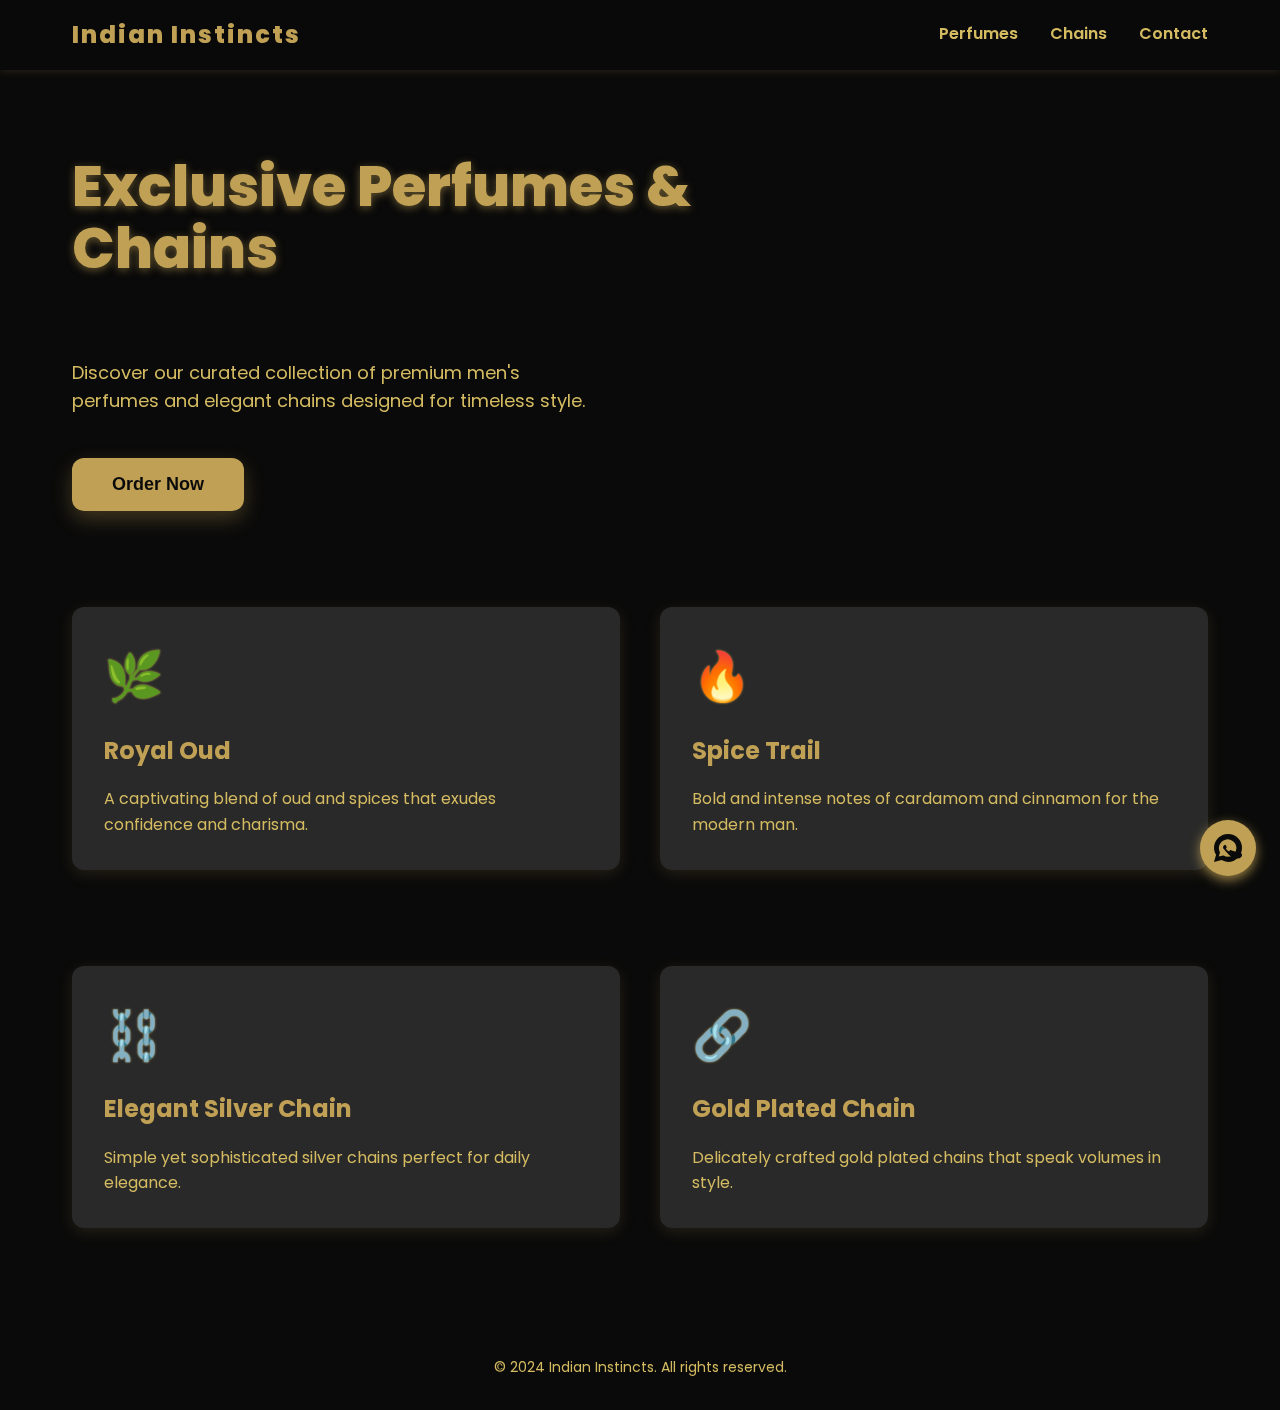
<file: code (4).html>
<!DOCTYPE html>
<html lang="en">
<head>
<meta charset="UTF-8" />
<meta name="viewport" content="width=device-width, initial-scale=1" />
<title>Indian Instincts - Perfumes & Chains</title>
<style>
  @import url('https://fonts.googleapis.com/css2?family=Poppins:wght@400;600;800&display=swap');

  :root {
    --color-bg: #0a0a0a; /* Deep black background */
    --color-text-primary: #bfa054; /* Gold */
    --color-text-secondary: #d4bb61; /* Light gold */
    --color-accent: #bfa054; /* Gold accent */
    --color-button-bg: #bfa054; /* Gold button background */
    --color-button-text: #0a0a0a; /* Black text on button */
    --color-button-hover-bg: #dbc472; /* Lighter gold on hover */
    --color-card-bg: rgba(47, 47, 47, 0.85); /* Dark translucent cards */
    --border-radius: 0.75rem;
    --shadow-light: rgba(191, 160, 84, 0.15);
    --shadow-medium: rgba(191, 160, 84, 0.3);
    --transition-base: 0.3s cubic-bezier(0.4, 0, 0.2, 1);
  }

  * {
    box-sizing: border-box;
  }

  body {
    margin: 0;
    font-family: 'Poppins', sans-serif;
    background-color: var(--color-bg);
    color: var(--color-text-primary);
    line-height: 1.6;
    -webkit-font-smoothing: antialiased;
    -moz-osx-font-smoothing: grayscale;
  }

  a {
    color: inherit;
    text-decoration: none;
    transition: color var(--transition-base);
  }
  a:hover,
  a:focus {
    color: var(--color-button-hover-bg);
    outline: none;
  }

  header {
    position: sticky;
    top: 0;
    background: rgba(10, 10, 10, 0.95);
    backdrop-filter: saturate(180%) blur(8px);
    z-index: 1000;
    box-shadow: 0 2px 8px var(--shadow-light);
  }

  nav {
    max-width: 1200px;
    margin: 0 auto;
    padding: 1rem 2rem;
    display: flex;
    align-items: center;
    justify-content: space-between;
  }

  .logo {
    font-weight: 800;
    font-size: 1.5rem;
    letter-spacing: 0.08em;
    color: var(--color-accent);
    user-select: none;
  }

  .nav-links {
    display: flex;
    gap: 2rem;
    font-weight: 600;
    font-size: 1rem;
  }

  .nav-links a {
    position: relative;
    padding-bottom: 0.2rem;
    color: var(--color-text-secondary);
  }
  .nav-links a::after {
    content: '';
    position: absolute;
    bottom: 0;
    left: 0;
    height: 2px;
    width: 0%;
    background: var(--color-accent);
    transition: width var(--transition-base);
  }
  .nav-links a:hover,
  .nav-links a:focus {
    color: var(--color-accent);
  }
  .nav-links a:hover::after,
  .nav-links a:focus::after {
    width: 100%;
  }

  main {
    max-width: 1200px;
    margin: 0 auto;
    padding: 3rem 2rem 6rem;
    display: flex;
    flex-direction: column;
    gap: 6rem;
  }

  /* Hero Section */
  .hero {
    display: flex;
    flex-direction: column;
    align-items: flex-start;
    gap: 1.5rem;
    max-width: 700px;
  }

  .hero h1 {
    font-weight: 800;
    font-size: 3.5rem;
    line-height: 1.1;
    color: var(--color-accent);
    text-shadow: 0 2px 8px rgba(191,160,84,0.5);
  }

  .hero p {
    color: var(--color-text-secondary);
    font-size: 1.125rem;
    max-width: 520px;
  }

  .cta-btn {
    background-color: var(--color-button-bg);
    color: var(--color-button-text);
    font-weight: 700;
    font-size: 1.125rem;
    padding: 1rem 2.5rem;
    border: none;
    border-radius: var(--border-radius);
    cursor: pointer;
    box-shadow: 0 8px 20px var(--shadow-medium);
    transition: background-color var(--transition-base), transform var(--transition-base), box-shadow var(--transition-base);
    user-select: none;
  }
  .cta-btn:hover,
  .cta-btn:focus {
    background-color: var(--color-button-hover-bg);
    transform: scale(1.05);
    box-shadow: 0 12px 28px rgba(219,196,114,0.6);
    outline: none;
  }

  /* Product Sections */
  .products {
    display: grid;
    grid-template-columns: repeat(auto-fit,minmax(280px,1fr));
    gap: 2.5rem;
  }

  .card {
    background-color: var(--color-card-bg);
    border-radius: var(--border-radius);
    box-shadow: 0 4px 15px var(--shadow-light);
    padding: 2rem;
    display: flex;
    flex-direction: column;
    gap: 1rem;
    color: var(--color-text-secondary);
    transition: box-shadow var(--transition-base), transform var(--transition-base), color var(--transition-base);
  }
  .card:hover, .card:focus-within {
    box-shadow: 0 10px 30px var(--shadow-medium);
    transform: translateY(-5px);
    color: var(--color-accent);
    outline: none;
  }

  .card-icon {
    font-size: 3rem;
    color: var(--color-accent);
    user-select: none;
    filter: drop-shadow(0 0 1px rgba(191,160,84,0.8));
  }

  .card h3 {
    font-weight: 700;
    font-size: 1.5rem;
    margin: 0;
    color: var(--color-accent);
  }

  .card p {
    font-size: 1rem;
    margin: 0;
    flex-grow: 1;
  }

  /* Footer */
  footer {
    padding: 2rem 1rem;
    text-align: center;
    font-size: 0.875rem;
    color: var(--color-text-secondary);
    user-select: none;
  }

  /* WhatsApp Floating Button */
  .whatsapp-float {
    position: fixed;
    width: 56px;
    height: 56px;
    bottom: 24px;
    right: 24px;
    background-color: var(--color-accent);
    color: var(--color-bg);
    border-radius: 50%;
    box-shadow: 0 4px 12px rgba(191, 160, 84, 0.8);
    display: flex;
    justify-content: center;
    align-items: center;
    cursor: pointer;
    transition: background-color var(--transition-base), box-shadow var(--transition-base), transform var(--transition-base);
    z-index: 1100;
    user-select: none;
  }
  .whatsapp-float:hover,
  .whatsapp-float:focus {
    background-color: var(--color-button-hover-bg);
    box-shadow: 0 6px 20px rgba(219,196,114,1);
    outline: none;
    transform: scale(1.1);
  }
  .whatsapp-icon {
    width: 28px;
    height: 28px;
    fill: var(--color-bg);
  }

  /* Responsive */
  @media (max-width: 768px) {
    .hero h1 {
      font-size: 2.5rem;
    }
    nav {
      padding: 1rem;
    }
    main {
      padding: 3rem 1rem 4rem;
    }
  }
</style>
</head>
<body>
<header>
  <nav aria-label="Primary navigation">
    <div class="logo" tabindex="0" aria-label="Indian Instincts logo">Indian Instincts</div>
    <div class="nav-links">
      <a href="#perfumes" tabindex="0">Perfumes</a>
      <a href="#chains" tabindex="0">Chains</a>
      <a href="#contact" tabindex="0">Contact</a>
    </div>
  </nav>
</header>
<main>
  <section class="hero" role="banner" aria-label="Hero section">
    <h1>Exclusive Perfumes & Chains</h1>
    <p>Discover our curated collection of premium men's perfumes and elegant chains designed for timeless style.</p>
    <button onclick="location.href='https://wa.me/919876543210?text=I%20would%20like%20to%20place%20an%20order%20with%20Indian%20Instincts'" class="cta-btn" tabindex="0" aria-label="Order Now via WhatsApp">Order Now</button>
  </section>

  <section class="products" id="perfumes" aria-label="Men's Perfumes">
    <article class="card" tabindex="0" aria-labelledby="perfume1-title">
      <div class="card-icon" aria-hidden="true">🌿</div>
      <h3 id="perfume1-title">Royal Oud</h3>
      <p>A captivating blend of oud and spices that exudes confidence and charisma.</p>
    </article>

    <article class="card" tabindex="0" aria-labelledby="perfume2-title">
      <div class="card-icon" aria-hidden="true">🔥</div>
      <h3 id="perfume2-title">Spice Trail</h3>
      <p>Bold and intense notes of cardamom and cinnamon for the modern man.</p>
    </article>
  </section>

  <section class="products" id="chains" aria-label="Men's Chains">
    <article class="card" tabindex="0" aria-labelledby="chain1-title">
      <div class="card-icon" aria-hidden="true">⛓️</div>
      <h3 id="chain1-title">Elegant Silver Chain</h3>
      <p>Simple yet sophisticated silver chains perfect for daily elegance.</p>
    </article>

    <article class="card" tabindex="0" aria-labelledby="chain2-title">
      <div class="card-icon" aria-hidden="true">🔗</div>
      <h3 id="chain2-title">Gold Plated Chain</h3>
      <p>Delicately crafted gold plated chains that speak volumes in style.</p>
    </article>
  </section>
</main>

<footer>
  &copy; 2024 Indian Instincts. All rights reserved.
</footer>

<!-- WhatsApp Floating Button -->
<a href="https://wa.me/919876543210?text=I%20would%20like%20to%20place%20an%20order%20with%20Indian%20Instincts" target="_blank" rel="noopener" class="whatsapp-float" aria-label="Order on WhatsApp with Indian Instincts" title="Order on WhatsApp" tabindex="0">
  <svg class="whatsapp-icon" viewBox="0 0 24 24" aria-hidden="true" focusable="false">
    <path d="M20.52 3.48A11.91 11.91 0 0 0 12 0C5.37 0 0 5.37 0 12c0 2.12.66 4.09 1.78 5.72L0 24l6.49-1.64A11.91 11.91 0 0 0 12 24c6.63 0 12-5.37 12-12a11.9 11.9 0 0 0-3.48-8.52zm-8.52 16.06a7.49 7.49 0 0 1-3.81-1.05l-.27-.16-3.8 1.02 1.02-3.69-.18-.3a7.49 7.49 0 1 1 6.04 4.18zm3.93-5.1c-.22-.11-1.32-.65-1.53-.73-.2-.08-.35-.11-.5.11-.16.22-.62.73-.76.88-.14.16-.28.18-.5.06a4.56 4.56 0 0 1-1.35-.85 5.29 5.29 0 0 1-1-1.23c-.1-.17 0-.28.08-.39.09-.09.2-.22.3-.34.1-.11.13-.18.2-.3s.03-.22-.02-.3c-.05-.09-.5-1.2-.68-1.62a.742.742 0 0 0-1.02-.4c-.36.14-1.4.83-1.4 2.02 0 1.19 1.44 2.35 1.64 2.5.2.16 2.85 4.35 6.9 6.09.96.41 1.7.66 2.28.84.96.3 1.83.26 2.52.16.77-.12 2.34-.95 2.67-1.87.33-.92.33-1.72.23-1.88-.1-.16-.34-.26-.72-.44z"/>
  </svg>
</a>

</body>
</html>
</file>
